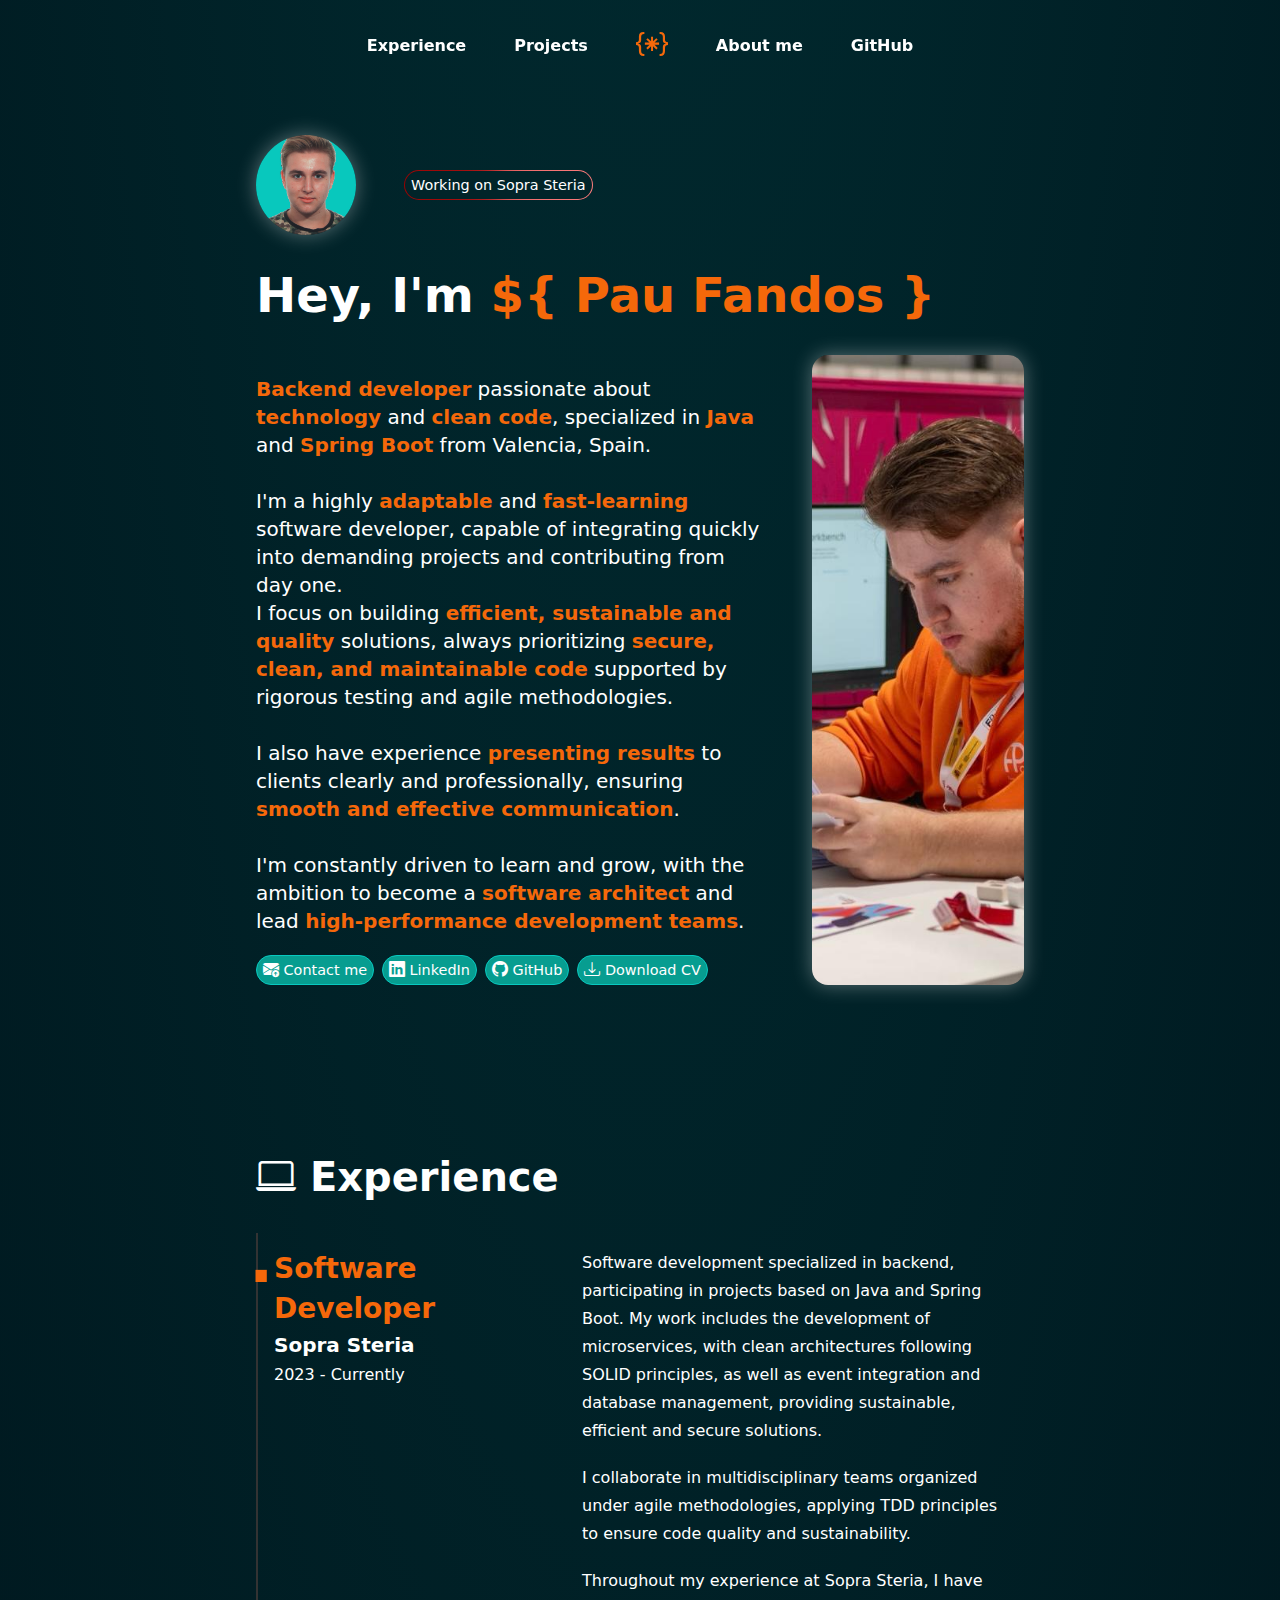
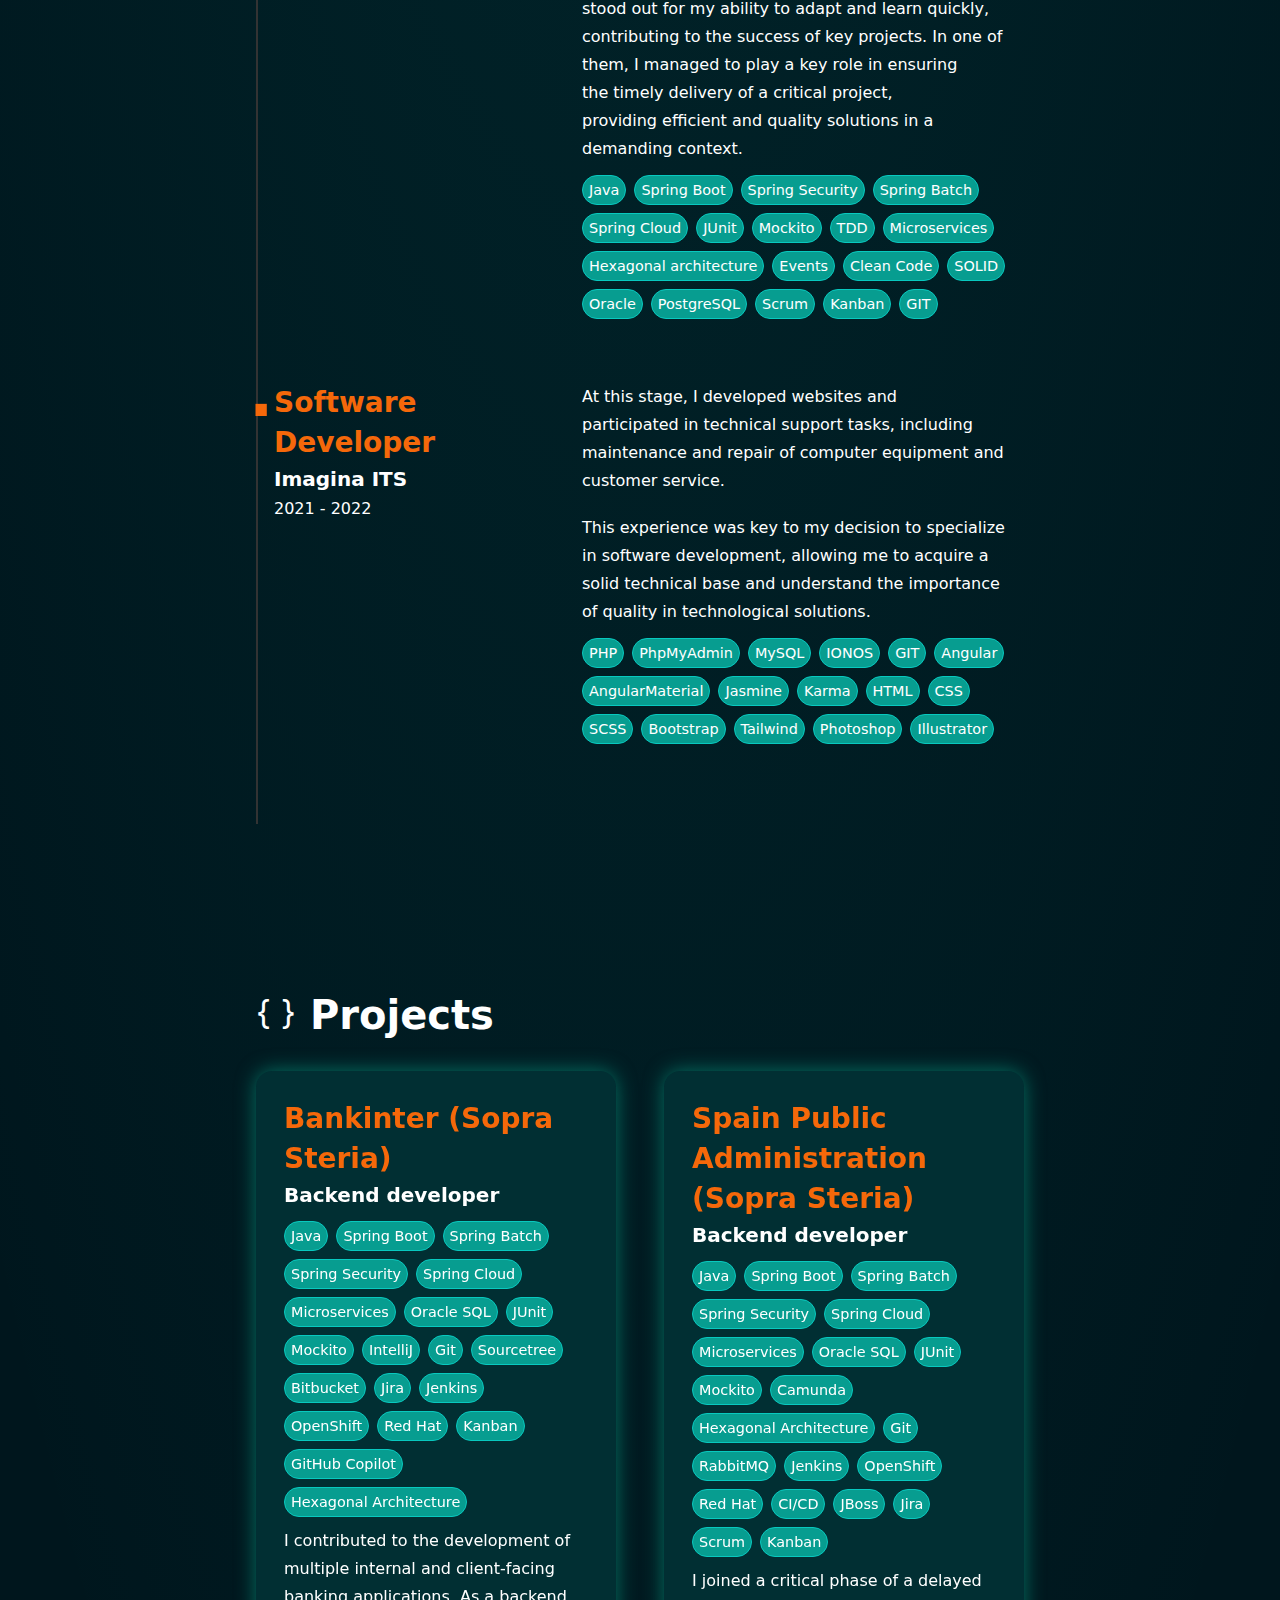
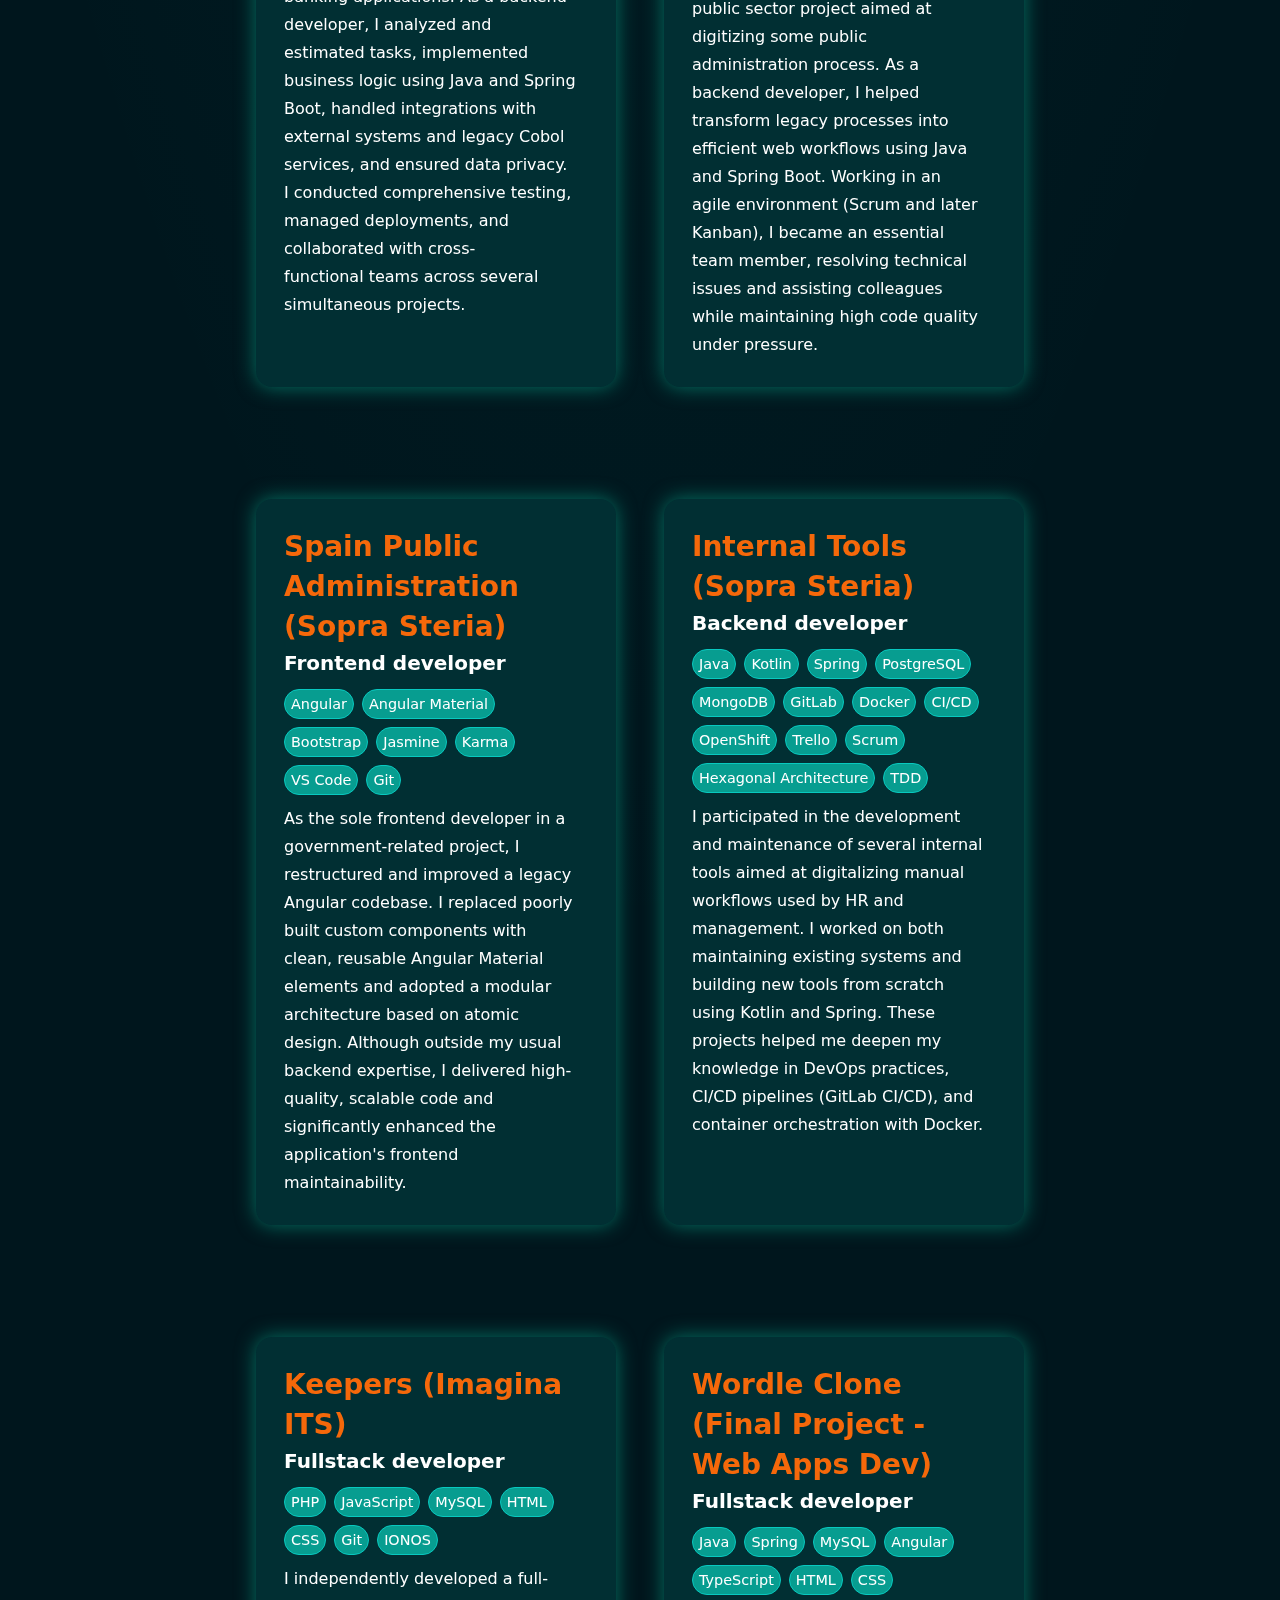
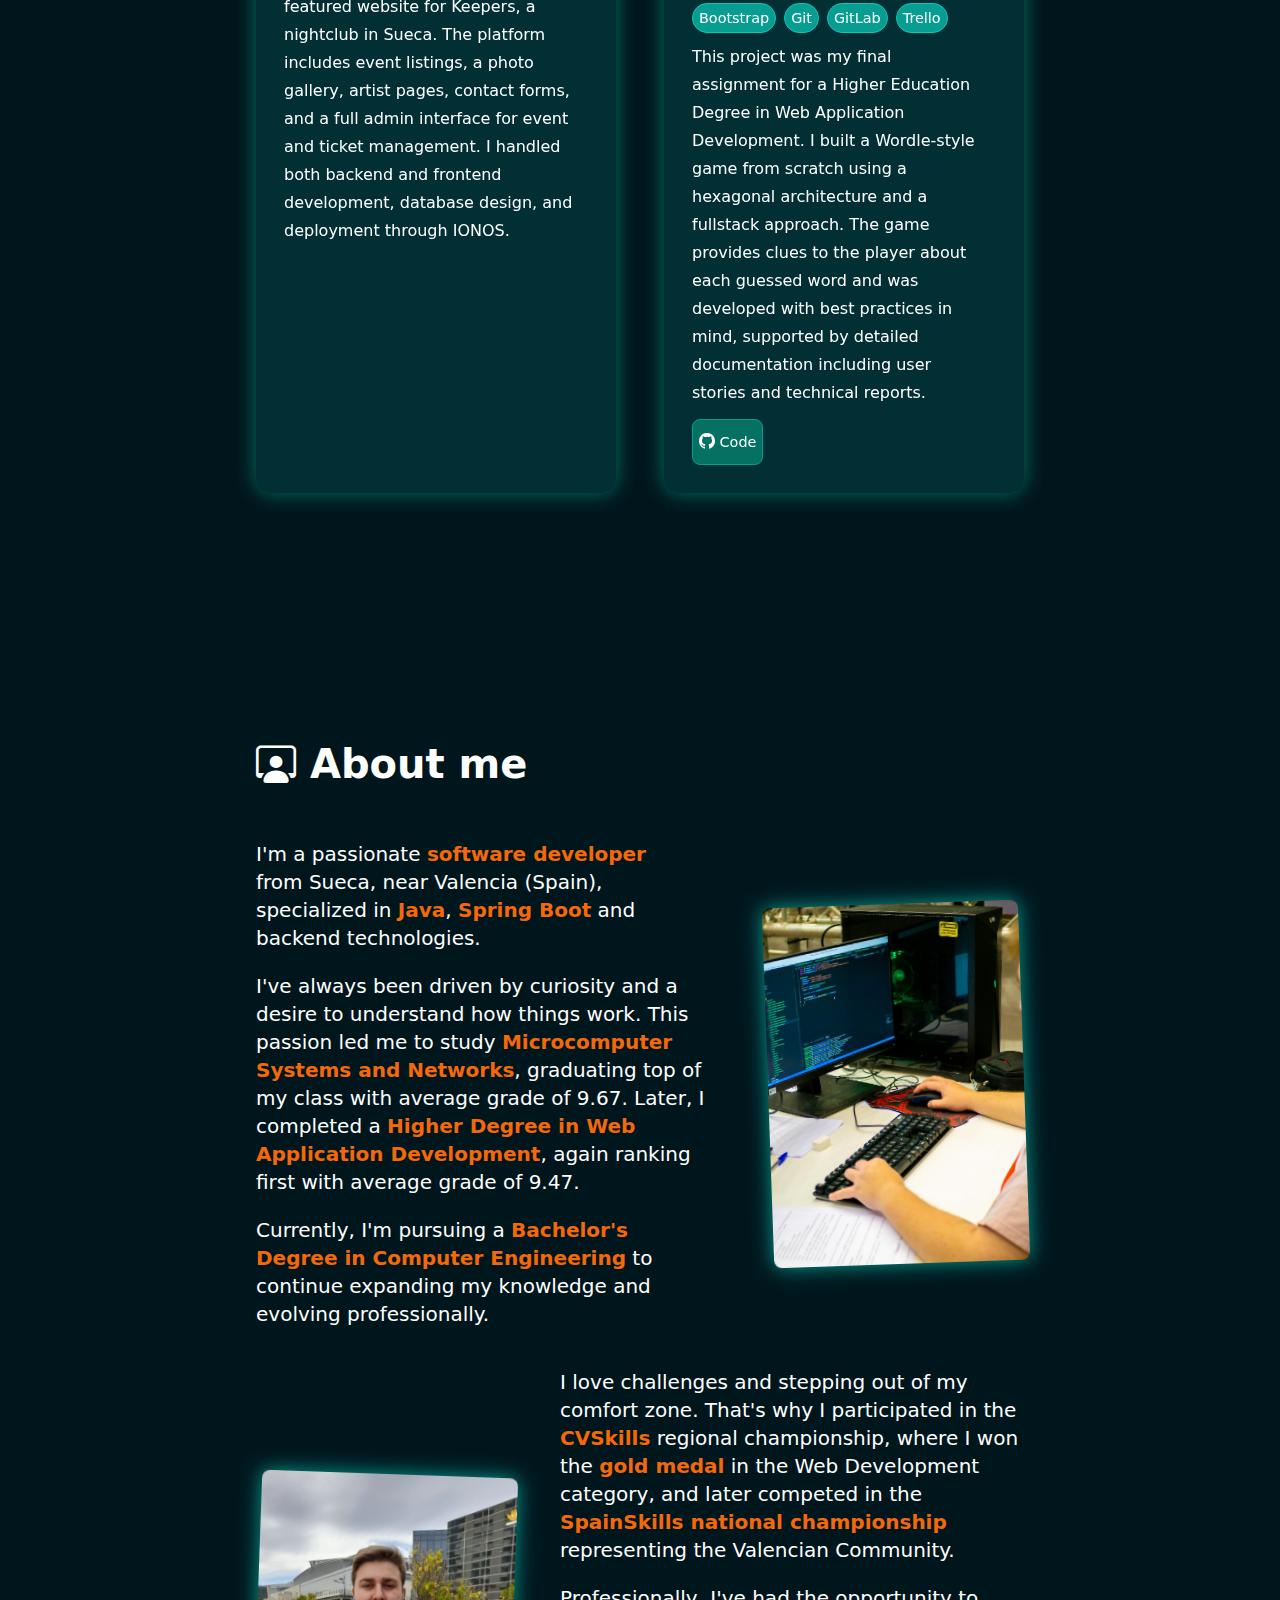
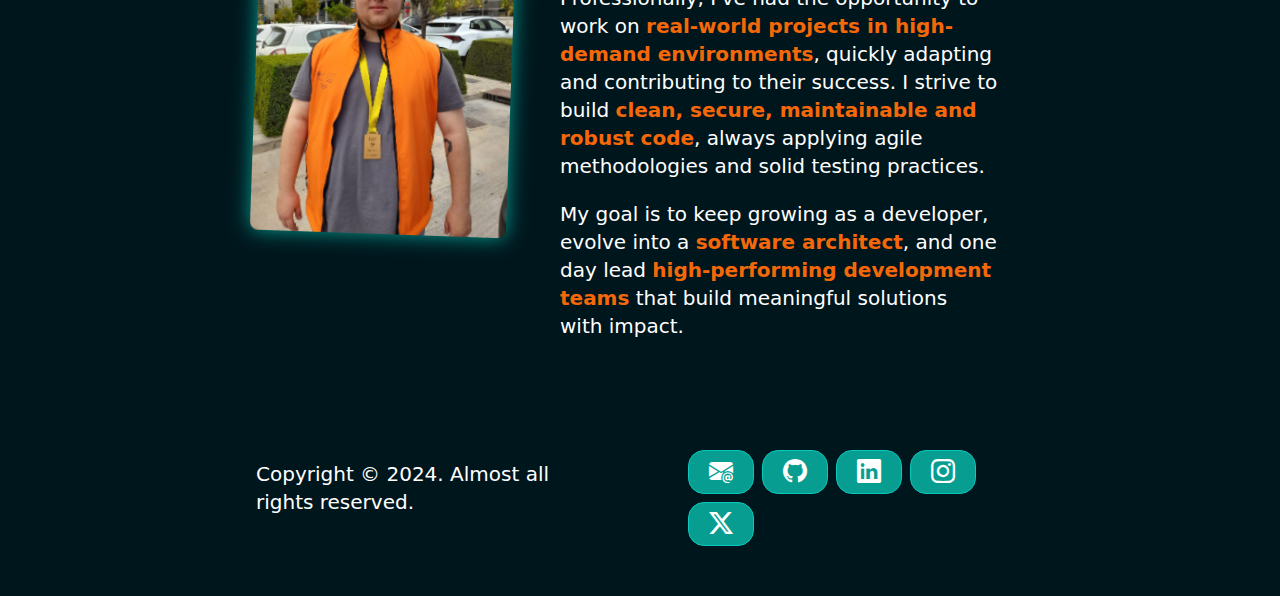
<file: index.html>
<!DOCTYPE html>
<html lang="en">

<head>
  <meta charset="UTF-8" />
  <meta name="viewport" content="width=device-width, initial-scale=1.0" />
  <title>Pau Fandos Portfolio</title>

  <meta name="description"
    content="Pau Fandos portfolio, +2 years of experience as a Software Developer. Passionate about technology and programming" />

  <meta property="og:image" content="./assets/images/profile_photo.jpg" />
  <meta name="og:image:alt" content="Pau Fandos Portfolio Photo Image" />

  <link rel="canonical" href="https://fandos.dev" />
  <link rel="canonical" href="https://fandos.dev/es" hreflang="es-ES" />

  <meta name="robots" content="index, follow" />
  <meta name="theme-color" content="#08c9bf" />

  <link rel="shortcut icon" href="./assets/images/profile_photo.jpg" type="image/jpg" />
  <link rel="stylesheet" href="assets/styles/scss/main.css">
  <link rel="stylesheet" href="https://cdn.jsdelivr.net/npm/bootstrap-icons@1.11.3/font/bootstrap-icons.min.css">
</head>

<body class="">
  <header class="l-fixed-header l-flex l-flex--centered">
    <nav class="l-flex l-flex--centered l-flex--gap-2 l-flex--gap-md-4 l-flex--gap-lg-6 c-navbar">
      <a class="c-navbar__item" href="#experience">Experience</a>
      <a class="c-navbar__item" href="#projects">Projects</a>
      <a class="c-navbar__item" href="#presentation"><i class="c-navbar__item--logo bi bi-braces-asterisk"></i></a>
      <a class="c-navbar__item" href="#about-me">About me</a>
      <a class="c-navbar__item" href="https://github.com/paufandos" target="_blank" rel="noreferrer">GitHub</a>
    </nav>
  </header>
  <main class="l-main-centered-content">
    <section id="presentation" class="c-section">
      <aside class="l-flex l-flex--vertical-centered l-flex--gap-2 l-flex--gap-md-4 l-flex--gap-lg-6">
        <img class="c-profile-img" src="./assets/images/profile_photo.jpg" alt="Pau Fandos Portfolio Photo Image" />
        <a href="https://www.soprasteria.es/" class="c-badge--hover-animation" target="_blank" rel="noopener">
          <div class="l-flex l-flex-vertical-centered">
            <span class="c-border-animation__container">
              <span class="c-border-animation__effect"></span>
              <div class="c-badge c-badge--bg-dark">Working on Sopra Steria</div>
            </span>
          </div>
        </a>
      </aside>

      <h1>Hey, I'm <span class="c-remarkable">${ Pau Fandos }</span></h1>
      <div class="l-flex l-flex--gap-4 l-flex--gap-md-4 l-flex--gap-lg-6 l-flex--wrap l-flex--nowrap-md">
        <div class="l-flex l-flex--direction-column l-flex--space-between">
          <p>
            <span class="c-remarkable c-remarkable--secondary">Backend developer</span> passionate about <span
              class="c-remarkable c-remarkable--secondary">technology</span> and <span
              class="c-remarkable c-remarkable--secondary">clean code</span>, specialized in
            <span class="c-remarkable c-remarkable--secondary">Java</span> and <span
              class="c-remarkable c-remarkable--secondary">Spring Boot</span> from Valencia, Spain.
            <br>
            <br>

            I'm a highly <span class="c-remarkable c-remarkable--secondary">adaptable</span> and <span
              class="c-remarkable c-remarkable--secondary">fast-learning</span> software developer, capable of
            integrating quickly into demanding projects and contributing from day one.
            <br>
            I focus on building <span class="c-remarkable c-remarkable--secondary">efficient, sustainable and
              quality</span> solutions, always prioritizing <span class="c-remarkable c-remarkable--secondary">secure,
              clean, and maintainable code</span> supported by rigorous testing and agile methodologies.
            <br>
            <br>

            I also have experience <span class="c-remarkable c-remarkable--secondary">presenting results</span> to
            clients clearly and professionally, ensuring <span class="c-remarkable c-remarkable--secondary">smooth and
              effective communication</span>.
            <br>
            <br>

            I'm constantly driven to learn and grow, with the ambition to become a <span
              class="c-remarkable c-remarkable--secondary">software architect</span> and lead <span
              class="c-remarkable c-remarkable--secondary">high-performance development teams</span>.
          </p>

          <aside class="l-flex l-flex--vertical-centered l-flex--gap-2 l-flex--gap-md-2">
            <a href="mailto:fandosgorrispau@gmail.com" class="c-badge">
              <i class="bi bi-envelope-arrow-up-fill"></i> Contact me
            </a>
            <a href="https://es.linkedin.com/in/paufandos" target="_blank" rel="noopener" class="c-badge">
              <i class="bi bi-linkedin"></i> LinkedIn
            </a>
            <a href="https://github.com/paufandos" target="_blank" rel="noopener" class="c-badge">
              <i class="bi bi-github"></i> GitHub
            </a>
            <a class="c-badge" href="assets/docs/PauFandosCV.pdf" download="PauFandosCV.pdf">
              <i class="bi bi-download"></i> Download CV
            </a>
          </aside>
        </div>

        <img class="c-presentation-wrapper-img" src="assets/images/spainskills.jpeg"
          alt="Image of me competing in the CVSkills2023 championship.">
      </div>

    </section>

    <section id="experience" class="c-section">
      <h2><i class="bi bi-laptop"></i> Experience</h2>
      <ol class="c-timeline">
        <li class="c-timeline__line">
          <div class="l-timeline">
            <div>
              <div class="c-timeline__point">·</div>
              <h3>Software Developer</h3>
              <h4>Sopra Steria</h4>
              <p>2023 - Currently</p>
            </div>
            <div>
              <p>Software development specialized in backend, participating in projects based on Java and Spring Boot.
                My work includes the development of microservices, with clean architectures following SOLID principles,
                as well as event integration and database management, providing sustainable, efficient and secure
                solutions.</p>
              <br>
              <p>I collaborate in multidisciplinary teams organized under agile methodologies, applying TDD principles
                to
                ensure code quality and sustainability.</p>
              <br>
              <p>Throughout my experience at Sopra Steria, I have stood out for my ability to adapt and learn quickly,
                contributing to the success of key projects. In one of them, I managed to play a key role in ensuring
                the timely delivery of a critical project, providing efficient and quality solutions in a demanding
                context.</p>
              <aside
                class="l-flex l-flex--vertical-centered l-flex--wrap l-flex--gap-2 l-flex--gap-md-2 g--padding-top-5">
                <a href="https://www.java.com/es/" class="c-badge">Java</a>
                <a href="https://spring.io/projects/spring-boot" target="_blank" rel="noopener" class="c-badge">Spring
                  Boot</a>
                <a href="https://spring.io/projects/spring-security" target="_blank" rel="noopener"
                  class="c-badge">Spring Security</a>
                <a href="https://spring.io/projects/spring-batch" target="_blank" rel="noopener" class="c-badge">Spring
                  Batch</a>
                <a href="https://spring.io/projects/spring-cloud" target="_blank" rel="noopener" class="c-badge">Spring
                  Cloud</a>
                <a href="https://junit.org/junit5/" target="_blank" rel="noopener" class="c-badge">JUnit</a>
                <a href="https://site.mockito.org/" target="_blank" rel="noopener" class="c-badge">Mockito</a>
                <a href="https://en.wikipedia.org/wiki/Test-driven_development" target="_blank" rel="noopener"
                  class="c-badge">TDD</a>
                <a href="https://microservices.io/" target="_blank" rel="noopener" class="c-badge">Microservices</a>
                <a href="https://alistair.cockburn.us/hexagonal-architecture/" target="_blank" rel="noopener"
                  class="c-badge">Hexagonal architecture</a>
                <a href="https://www.baeldung.com/spring-events" target="_blank" rel="noopener"
                  class="c-badge">Events</a>
                <a href="https://g.co/kgs/mRZfmG9" target="_blank" rel="noopener" class="c-badge">Clean Code</a>
                <a href="https://en.wikipedia.org/wiki/SOLID" target="_blank" rel="noopener" class="c-badge">SOLID</a>
                <a href="https://www.oracle.com/es/database/" target="_blank" rel="noopener" class="c-badge">Oracle</a>
                <a href="https://www.postgresql.org/" target="_blank" rel="noopener" class="c-badge">PostgreSQL</a>
                <a href="https://www.scrum.org/" target="_blank" rel="noopener" class="c-badge">Scrum</a>
                <a href="https://kanbanize.com/kanban-resources/getting-started/what-is-kanban" target="_blank"
                  rel="noopener" class="c-badge">Kanban</a>
                <a href="https://git-scm.com/" target="_blank" rel="noopener" class="c-badge">GIT</a>
              </aside>
            </div>
          </div>
        </li>
        <li class="c-timeline__line">
          <div class="l-timeline">
            <div>
              <div class="c-timeline__point">·</div>
              <h3>Software Developer</h3>
              <h4>Imagina ITS</h4>
              <p>2021 - 2022</p>
            </div>
            <div>
              <p>At this stage, I developed websites and participated in technical support tasks, including maintenance
                and repair of computer equipment and customer service.</p>
              <br>
              <p>This experience was key to my decision to specialize in software development, allowing me to acquire a
                solid technical base and understand the importance of quality in technological solutions.</p>
              <aside
                class="l-flex l-flex--vertical-centered l-flex--wrap l-flex--gap-2 l-flex--gap-md-2 g--padding-top-5">
                <a href="https://www.php.net/" target="_blank" rel="noopener" class="c-badge">PHP</a>
                <a href="https://www.phpmyadmin.net/" target="_blank" rel="noopener" class="c-badge">PhpMyAdmin</a>
                <a href="https://www.mysql.com/" target="_blank" rel="noopener" class="c-badge">MySQL</a>
                <a href="https://www.ionos.es/" target="_blank" rel="noopener" class="c-badge">IONOS</a>
                <a href="https://git-scm.com/" target="_blank" rel="noopener" class="c-badge">GIT</a>
                <a href="https://angular.io/" target="_blank" rel="noopener" class="c-badge">Angular</a>
                <a href="https://material.angular.io/" target="_blank" rel="noopener"
                  class="c-badge">AngularMaterial</a>
                <a href="https://jasmine.github.io/" target="_blank" rel="noopener" class="c-badge">Jasmine</a>
                <a href="https://karma-runner.github.io/latest/index.html" target="_blank" rel="noopener"
                  class="c-badge">Karma</a>
                <a href="https://developer.mozilla.org/en-US/docs/Web/HTML" target="_blank" rel="noopener"
                  class="c-badge">HTML</a>
                <a href="https://developer.mozilla.org/en-US/docs/Web/CSS" target="_blank" rel="noopener"
                  class="c-badge">CSS</a>
                <a href="https://sass-lang.com/documentation/syntax#scss" target="_blank" rel="noopener"
                  class="c-badge">SCSS</a>
                <a href="https://getbootstrap.com/" target="_blank" rel="noopener" class="c-badge">Bootstrap</a>
                <a href="https://tailwindcss.com/" target="_blank" rel="noopener" class="c-badge">Tailwind</a>
                <a href="https://www.adobe.com/products/photoshop.html" target="_blank" rel="noopener"
                  class="c-badge">Photoshop</a>
                <a href="https://www.adobe.com/products/illustrator.html" target="_blank" rel="noopener"
                  class="c-badge">Illustrator</a>
              </aside>
            </div>
          </div>
        </li>
      </ol>
    </section>

    <section id="projects" class="c-section">
      <h2><i class="bi bi-braces"></i> Projects</h2>
      <ul class="c-card">
        <li class="c-card__item">
          <div class="c-card__content-text l-flex l-flex--direction-column l-flex--space-between">
            <div>
              <h3>Bankinter (Sopra Steria)</h3>
              <h4>Backend developer</h4>
              <aside class="l-flex l-flex--vertical-centered l-flex--wrap l-flex--gap-2 g--padding-block-4">
                <a href="https://www.java.com/" class="c-badge" target="_blank">Java</a>
                <a href="https://spring.io/projects/spring-boot" class="c-badge" target="_blank">Spring Boot</a>
                <a href="https://spring.io/projects/spring-batch" class="c-badge" target="_blank">Spring Batch</a>
                <a href="https://spring.io/projects/spring-security" class="c-badge" target="_blank">Spring Security</a>
                <a href="https://spring.io/projects/spring-cloud" class="c-badge" target="_blank">Spring Cloud</a>
                <a href="https://microservices.io/" class="c-badge" target="_blank">Microservices</a>
                <a href="https://www.oracle.com/database/" class="c-badge" target="_blank">Oracle SQL</a>
                <a href="https://junit.org/" class="c-badge" target="_blank">JUnit</a>
                <a href="https://site.mockito.org/" class="c-badge" target="_blank">Mockito</a>
                <a href="https://www.jetbrains.com/idea/" class="c-badge" target="_blank">IntelliJ</a>
                <a href="https://git-scm.com/" class="c-badge" target="_blank">Git</a>
                <a href="https://www.sourcetreeapp.com/" class="c-badge" target="_blank">Sourcetree</a>
                <a href="https://bitbucket.org/" class="c-badge" target="_blank">Bitbucket</a>
                <a href="https://www.atlassian.com/software/jira" class="c-badge" target="_blank">Jira</a>
                <a href="https://www.jenkins.io/" class="c-badge" target="_blank">Jenkins</a>
                <a href="https://www.openshift.com/" class="c-badge" target="_blank">OpenShift</a>
                <a href="https://www.redhat.com/" class="c-badge" target="_blank">Red Hat</a>
                <a href="https://kanbanize.com/kanban-resources/getting-started/what-is-kanban" class="c-badge"
                  target="_blank">Kanban</a>
                <a href="https://github.com/features/copilot" class="c-badge" target="_blank">GitHub Copilot</a>
                <a href="https://en.wikipedia.org/wiki/Hexagonal_architecture_(software)" class="c-badge"
                  target="_blank">Hexagonal Architecture</a>
              </aside>
              <p>I contributed to the development of multiple internal and client-facing banking applications. As a
                backend developer, I analyzed and estimated tasks, implemented business logic using Java and Spring
                Boot, handled integrations with external systems and legacy Cobol services, and ensured data privacy. I
                conducted comprehensive testing, managed deployments, and collaborated with cross-functional teams
                across several simultaneous projects.</p>
            </div>
          </div>
        </li>

        <li class="c-card__item">
          <div class="c-card__content-text l-flex l-flex--direction-column l-flex--space-between">
            <div>
              <h3>Spain Public Administration (Sopra Steria)</h3>
              <h4>Backend developer</h4>
              <aside class="l-flex l-flex--vertical-centered l-flex--wrap l-flex--gap-2 g--padding-block-4">
                <a href="https://www.java.com/" class="c-badge" target="_blank">Java</a>
                <a href="https://spring.io/projects/spring-boot" class="c-badge" target="_blank">Spring Boot</a>
                <a href="https://spring.io/projects/spring-batch" class="c-badge" target="_blank">Spring Batch</a>
                <a href="https://spring.io/projects/spring-security" class="c-badge" target="_blank">Spring Security</a>
                <a href="https://spring.io/projects/spring-cloud" class="c-badge" target="_blank">Spring Cloud</a>
                <a href="https://microservices.io/" class="c-badge" target="_blank">Microservices</a>
                <a href="https://www.oracle.com/database/" class="c-badge" target="_blank">Oracle SQL</a>
                <a href="https://junit.org/" class="c-badge" target="_blank">JUnit</a>
                <a href="https://site.mockito.org/" class="c-badge" target="_blank">Mockito</a>
                <a href="https://camunda.com/" class="c-badge" target="_blank">Camunda</a>
                <a href="https://en.wikipedia.org/wiki/Hexagonal_architecture_(software)" class="c-badge"
                  target="_blank">Hexagonal Architecture</a>
                <a href="https://git-scm.com/" class="c-badge" target="_blank">Git</a>
                <a href="https://www.rabbitmq.com/" class="c-badge" target="_blank">RabbitMQ</a>
                <a href="https://www.jenkins.io/" class="c-badge" target="_blank">Jenkins</a>
                <a href="https://www.openshift.com/" class="c-badge" target="_blank">OpenShift</a>
                <a href="https://www.redhat.com/" class="c-badge" target="_blank">Red Hat</a>
                <a href="https://about.gitlab.com/topics/ci-cd/" class="c-badge" target="_blank">CI/CD</a>
                <a href="https://www.jboss.org/" class="c-badge" target="_blank">JBoss</a>
                <a href="https://www.atlassian.com/software/jira" class="c-badge" target="_blank">Jira</a>
                <a href="https://www.scrum.org/" class="c-badge" target="_blank">Scrum</a>
                <a href="https://kanbanize.com/kanban-resources/getting-started/what-is-kanban" class="c-badge"
                  target="_blank">Kanban</a>
              </aside>
              <p>I joined a critical phase of a delayed public sector project aimed at digitizing some public
                administration process.
                As a backend developer, I helped transform legacy processes into efficient web workflows
                using Java and Spring Boot. Working in an agile environment (Scrum and later Kanban), I became an
                essential team member, resolving technical issues and assisting colleagues while maintaining high code
                quality under pressure.</p>

            </div>
          </div>
        </li>

        <li class="c-card__item">
          <div class="c-card__content-text l-flex l-flex--direction-column l-flex--space-between">
            <div>
              <h3>Spain Public Administration (Sopra Steria)</h3>
              <h4>Frontend developer</h4>
              <aside class="l-flex l-flex--vertical-centered l-flex--wrap l-flex--gap-2 g--padding-block-4">
                <a href="https://angular.io/" class="c-badge" target="_blank">Angular</a>
                <a href="https://material.angular.io/" class="c-badge" target="_blank">Angular Material</a>
                <a href="https://getbootstrap.com/" class="c-badge" target="_blank">Bootstrap</a>
                <a href="https://jasmine.github.io/" class="c-badge" target="_blank">Jasmine</a>
                <a href="https://karma-runner.github.io/" class="c-badge" target="_blank">Karma</a>
                <a href="https://code.visualstudio.com/" class="c-badge" target="_blank">VS Code</a>
                <a href="https://git-scm.com/" class="c-badge" target="_blank">Git</a>
              </aside>
              <p>As the sole frontend developer in a government-related project, I restructured and improved a legacy
                Angular codebase. I replaced poorly built custom components with clean, reusable Angular Material
                elements and adopted a modular architecture based on atomic design. Although outside my usual backend
                expertise, I delivered high-quality, scalable code and significantly enhanced the application's frontend
                maintainability.</p>
            </div>
          </div>
        </li>

        <li class="c-card__item">
          <div class="c-card__content-text l-flex l-flex--direction-column l-flex--space-between">
            <div>
              <h3>Internal Tools (Sopra Steria)</h3>
              <h4>Backend developer</h4>
              <aside class="l-flex l-flex--vertical-centered l-flex--wrap l-flex--gap-2 g--padding-block-4">
                <a href="https://www.java.com/" class="c-badge" target="_blank">Java</a>
                <a href="https://kotlinlang.org/" class="c-badge" target="_blank">Kotlin</a>
                <a href="https://spring.io/" class="c-badge" target="_blank">Spring</a>
                <a href="https://www.postgresql.org/" class="c-badge" target="_blank">PostgreSQL</a>
                <a href="https://www.mongodb.com/" class="c-badge" target="_blank">MongoDB</a>
                <a href="https://about.gitlab.com/" class="c-badge" target="_blank">GitLab</a>
                <a href="https://www.docker.com/" class="c-badge" target="_blank">Docker</a>
                <a href="https://about.gitlab.com/topics/ci-cd/" class="c-badge" target="_blank">CI/CD</a>
                <a href="https://www.openshift.com/" class="c-badge" target="_blank">OpenShift</a>
                <a href="https://trello.com/" class="c-badge" target="_blank">Trello</a>
                <a href="https://www.scrum.org/" class="c-badge" target="_blank">Scrum</a>
                <a href="https://en.wikipedia.org/wiki/Hexagonal_architecture_(software)" class="c-badge"
                  target="_blank">Hexagonal Architecture</a>
                <a href="https://www.agilealliance.org/glossary/tdd/" class="c-badge" target="_blank">TDD</a>
              </aside>
              <p>I participated in the development and maintenance of several internal tools aimed at digitalizing
                manual workflows used by HR and management. I worked on both maintaining existing systems and building
                new tools from scratch using Kotlin and Spring. These projects helped me deepen my knowledge in DevOps
                practices, CI/CD pipelines (GitLab CI/CD), and container orchestration with Docker.</p>
            </div>
          </div>
        </li>

        <li class="c-card__item">
          <div class="c-card__content-text l-flex l-flex--direction-column l-flex--space-between">
            <div>
              <h3>Keepers (Imagina ITS)</h3>
              <h4>Fullstack developer</h4>
              <aside class="l-flex l-flex--vertical-centered l-flex--wrap l-flex--gap-2 g--padding-block-4">
                <a href="https://www.php.net/" class="c-badge" target="_blank">PHP</a>
                <a href="https://developer.mozilla.org/en-US/docs/Web/JavaScript" class="c-badge"
                  target="_blank">JavaScript</a>
                <a href="https://www.mysql.com/" class="c-badge" target="_blank">MySQL</a>
                <a href="https://developer.mozilla.org/en-US/docs/Web/HTML" class="c-badge" target="_blank">HTML</a>
                <a href="https://developer.mozilla.org/en-US/docs/Web/CSS" class="c-badge" target="_blank">CSS</a>
                <a href="https://git-scm.com/" class="c-badge" target="_blank">Git</a>
                <a href="https://www.ionos.es/" class="c-badge" target="_blank">IONOS</a>
              </aside>
              <p>I independently developed a full-featured website for Keepers, a nightclub in Sueca. The platform
                includes event listings, a photo gallery, artist pages, contact forms, and a full admin interface for
                event and ticket management. I handled both backend and frontend development, database design, and
                deployment through IONOS.</p>
            </div>
          </div>
        </li>

        <li class="c-card__item">
          <div class="c-card__content-text l-flex l-flex--direction-column l-flex--space-between">
            <div>
              <h3>Wordle Clone (Final Project - Web Apps Dev)</h3>
              <h4>Fullstack developer</h4>
              <aside class="l-flex l-flex--vertical-centered l-flex--wrap l-flex--gap-2 g--padding-block-4">
                <a href="https://www.java.com/" class="c-badge" target="_blank">Java</a>
                <a href="https://spring.io/" class="c-badge" target="_blank">Spring</a>
                <a href="https://www.mysql.com/" class="c-badge" target="_blank">MySQL</a>
                <a href="https://angular.io/" class="c-badge" target="_blank">Angular</a>
                <a href="https://www.typescriptlang.org/" class="c-badge" target="_blank">TypeScript</a>
                <a href="https://developer.mozilla.org/en-US/docs/Web/HTML" class="c-badge" target="_blank">HTML</a>
                <a href="https://developer.mozilla.org/en-US/docs/Web/CSS" class="c-badge" target="_blank">CSS</a>
                <a href="https://getbootstrap.com/" class="c-badge" target="_blank">Bootstrap</a>
                <a href="https://git-scm.com/" class="c-badge" target="_blank">Git</a>
                <a href="https://about.gitlab.com/" class="c-badge" target="_blank">GitLab</a>
                <a href="https://trello.com/" class="c-badge" target="_blank">Trello</a>
              </aside>
              <p>This project was my final assignment for a Higher Education Degree in Web Application Development. I
                built a Wordle-style game from scratch using a hexagonal architecture and a fullstack approach. The game
                provides clues to the player about each guessed word and was developed with best practices in mind,
                supported by detailed documentation including user stories and technical reports.</p>
              <a href="https://github.com/paufandos/AdivinaLaPalabra" target="_blank" class="c-badge c-badge--btn"><i
                  class="bi bi-github"></i> Code</a>
            </div>
          </div>
        </li>
      </ul>
    </section>

    <section id="about-me" class="c-section">
      <h2><i class="bi bi-person-workspace"></i> About me</h2>
      <div>
        <article
          class="l-flex l-flex--space-between l-flex--vertical-centered l-flex--gap-2 l-flex--gap-md-6 l-flex--wrap l-flex--nowrap-md">
          <div>
            <p>I'm a passionate <span class="c-remarkable">software developer</span> from Sueca, near Valencia
              (Spain), specialized in <span class="c-remarkable">Java</span>, <span class="c-remarkable">Spring
                Boot</span> and backend technologies.</p>
            <p>I've always been driven by curiosity and a desire to understand how things work. This passion led me to
              study <span class="c-remarkable">Microcomputer Systems and Networks</span>, graduating top of my class
              with average grade of 9.67. Later, I completed a <span class="c-remarkable">Higher Degree in Web
                Application
                Development</span>, again ranking first with average grade of 9.47.</p>
            <p>Currently, I'm pursuing a <span class="c-remarkable">Bachelor's Degree in Computer Engineering</span> to
              continue expanding my knowledge and evolving professionally.</p>
          </div>
          <img class="c-about-me-img c-about-me-img--right" src="assets/images/presentation_wrapper.jpg"
            alt="Pau Fandos visiting Nokia Headquarters">
        </article>

        <article
          class="l-flex l-flex--space-between l-flex--vertical-centered l-flex--gap-2 l-flex--gap-md-6 l-flex--wrap l-flex--nowrap-md">
          <img class="c-about-me-img c-about-me-img--left" src="assets/images/skills.JPG"
            alt="Pau Fandos with gold medal at CVSkills championship.">
          <div>
            <p>I love challenges and stepping out of my comfort zone. That's why I participated in the <span
                class="c-remarkable">CVSkills</span> regional championship, where I won the <span
                class="c-remarkable">gold medal</span> in the Web Development category, and later competed in the <span
                class="c-remarkable">SpainSkills national championship</span> representing the Valencian Community.</p>
            <p>Professionally, I've had the opportunity to work on <span class="c-remarkable">real-world projects in
                high-demand environments</span>, quickly adapting and contributing to their success. I strive to build
              <span class="c-remarkable">clean, secure, maintainable and robust code</span>, always applying agile
              methodologies and solid testing practices.
            </p>
            <p>My goal is to keep growing as a developer, evolve into a <span class="c-remarkable">software
                architect</span>, and one day lead <span class="c-remarkable">high-performing development teams</span>
              that build meaningful solutions with impact.</p>
          </div>
        </article>
      </div>
    </section>
  </main>

  <footer class="l-main-centered-content c-footer">
    <section class="l-flex l-flex--centered-sm l-flex--space-between-md l-flex--nowrap-md l-flex--wrap l-flex--gap-2">
      <p>Copyright &copy; 2024. Almost all rights reserved.</p>
      <aside class="l-flex l-flex--vertical-centered l-flex--wrap l-flex--gap-2 l-flex--gap-md-2 g--padding-block-4">
        <a href="mailto:fandosgorrispau@gmail.com" target="_blank" rel="noopener" class="c-badge c-badge--big"><i
            class="bi bi-envelope-at-fill"></i></a>
        <a href="https://github.com/paufandos" target="_blank" rel="noopener" class="c-badge c-badge--big"><i
            class="bi bi-github"></i></a>
        <a href="https://es.linkedin.com/in/paufandos" target="_blank" rel="noopener" class="c-badge c-badge--big"><i
            class="bi bi-linkedin"></i></a>
        <a href="https://www.instagram.com/paufandos/" target="_blank" rel="noopener" class="c-badge c-badge--big"><i
            class="bi bi-instagram"></i></a>
        <a href="https://twitter.com/paufandos" target="_blank" rel="noopener" class="c-badge c-badge--big"><i
            class="bi bi-twitter-x"></i></a>
      </aside>
    </section>
  </footer>
</body>

</html>
</file>
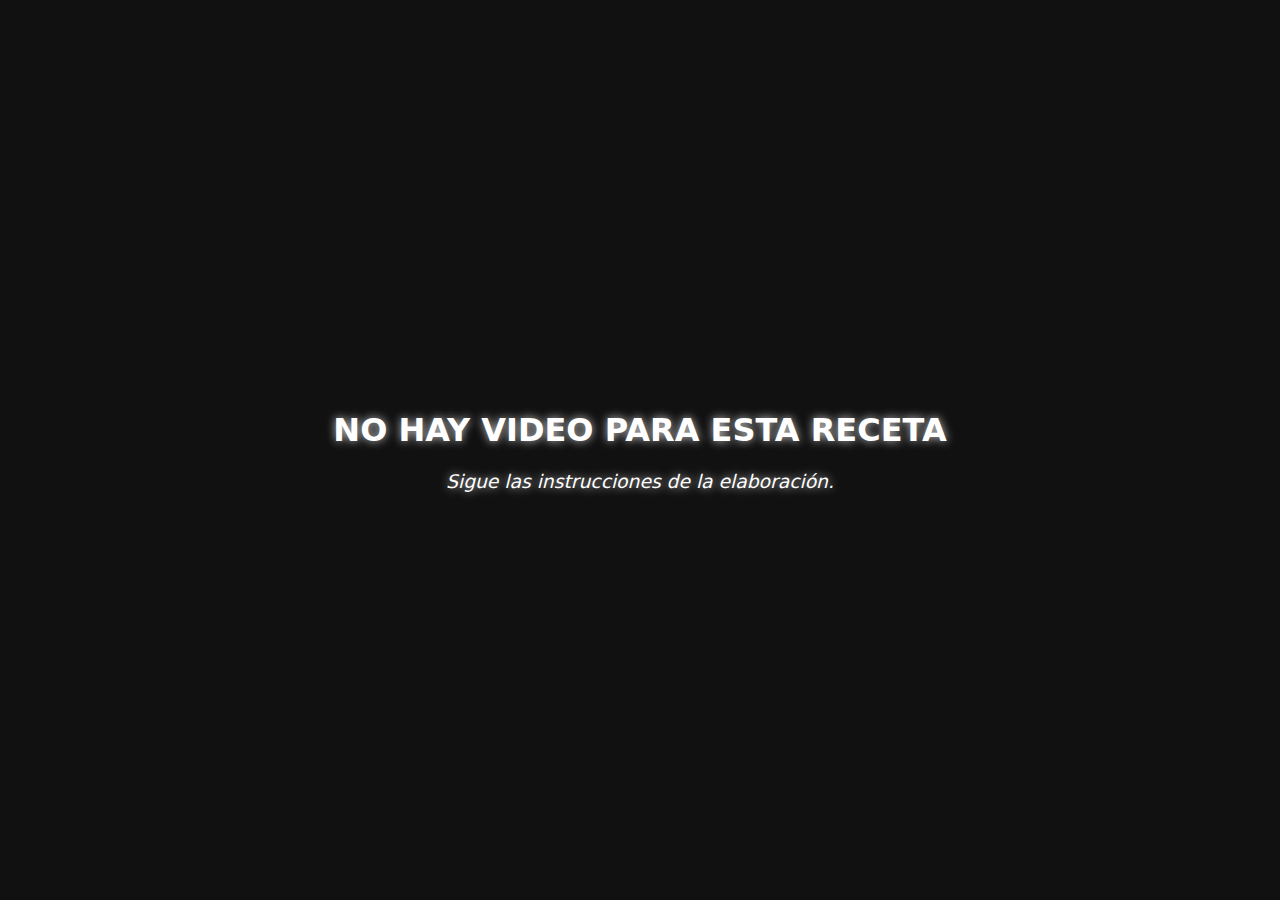
<file: receip_not_found.html>
<!DOCTYPE html>
<html lang="en">
    <head>
        <meta charset="UTF-8" />
        <meta name="viewport" content="width=device-width, initial-scale=1.0" />
        <title>Rceta no encontrada</title>
    </head>
    <style>
        * {
            font-family: system-ui, -apple-system, BlinkMacSystemFont,
                "Segoe UI", Roboto, Oxygen, Ubuntu, Cantarell, "Open Sans",
                "Helvetica Neue", sans-serif;
            box-sizing: border-box;
        }

        html,
        body {
            min-height: 100dvh;
            min-width: 100dvw;
            padding: 0;
            margin: 0;
        }

        body {
            display: flex;
            justify-content: center;
            align-items: center;
            background-color: #111;
            color: white;
            text-shadow: 0px 0px 10px rgb(202, 202, 202);
            text-align: center;
        }

        h3 {
            font-style: italic;
            font-weight: 500;
        }
    </style>
    <body>
        <main>
            <h1>NO HAY VIDEO PARA ESTA RECETA</h1>
            <h3>Sigue las instrucciones de la elaboración.</h3>
        </main>
    </body>
</html>
</file>
<file: assets/styles/scss/main.css>
:root {
  --default-font-family: system-ui, -apple-system, BlinkMacSystemFont, "Segoe UI", Roboto,
    Oxygen, Ubuntu, Cantarell, "Open Sans", "Helvetica Neue", sans-serif;
  --default-line-height: 1.75rem;
  --default-font-size: 12px;
  --h1-font-size: 3rem;
  --h1-font-size-sm: 2.6rem;
  --h2-font-size: 2.5rem;
  --h3-font-size: 2.25rem;
  --h4-font-size: 2rem;
  --h5-font-size: 1.75rem;
  --h6-font-size: 1.5rem;
  --heading-font-weight: bold;
  --paragraph-font-size: 1.25rem;
  --primary-color-100: #8deffc;
  --primary-color-200: #61edfa;
  --primary-color-300: #35f1f8;
  --primary-color-400: #0af5f5;
  --primary-color-500: #08c9bf;
  --primary-color-600: #079d90;
  --primary-color-700: #047163;
  --primary-color-800: #02453a;
  --primary-color-900: #011914;
  --primary-color-with-opcity-1: #08c9bf21;
  --primary-color-with-opcity-2: #08c9bf00;
  --bg-primary-color-without-opcity-1: #012429;
  --bg-primary-color-without-opcity-2: #00161d;
  --bg-primary-color-dark: #012f33;
  --secondary-color-100: #fcc68d;
  --secondary-color-200: #faab61;
  --secondary-color-300: #f88935;
  --secondary-color-400: #f5680a;
  --secondary-color-500: #c94c08;
  --secondary-color-600: #9d3607;
  --secondary-color-700: #712104;
  --secondary-color-800: #451202;
  --secondary-color-900: #190501;
  --grey-color-100: #e6e6e6;
  --grey-color-200: #cccccc;
  --grey-color-300: #b3b3b3;
  --grey-color-400: #999999;
  --grey-color-500: #808080;
  --grey-color-600: #666666;
  --grey-color-700: #4d4d4d;
  --grey-color-800: #333333;
  --grey-color-900: #1a1a1a;
  --white-color-100: #ffffff;
  --white-color-200: #fcfcfc;
  --white-color-300: #fafafa;
  --white-color-400: #f7f7f7;
  --white-color-500: #f5f5f5;
  --white-color-600: #f2f2f2;
  --white-color-700: #f0f0f0;
  --white-color-800: #ededed;
  --white-color-900: #ebebeb;
  --black-color: #000000;
  --red-dark-color: #742a2a;
  --red-normal-color: #e53e3e;
  --red-light-color: #feb2b2;
  --green-dark-color: #22543d;
  --green-normal-color: #38a169;
  --green-light-color: #9ae6b4;
  --blue-dark-color: #00244d;
  --blue-normal-color: #006deb;
  --blue-light-color: #8ac0ff;
  --yellow-dark-color: #ce9909;
  --yellow-normal-color: #f3d139;
  --yellow-light-color: #fbf6b1;
  --light-box-shadow-color: rgba(255, 255, 255, 0.35);
  --dark-box-shadow-color: rgba(0, 0, 0, 0.15);
  --padding-0: 0;
  --padding-1: 4px;
  --padding-2: 6px;
  --padding-3: 8px;
  --padding-4: 10px;
  --padding-5: 12px;
  --padding-6: 16px;
  --padding-7: 20px;
  --padding-8: 24px;
  --padding-9: 32px;
  --padding-10: 40px;
  --padding-11: 48px;
  --padding-12: 64px;
  --padding-13: 80px;
  --padding-14: 96px;
  --padding-15: 128px;
  --padding-16: 160px;
  --padding-17: 192px;
  --padding-18: 224px;
  --padding-19: 256px;
  --padding-20: 320px;
  --margin-0: 0;
  --margin-1: 4px;
  --margin-2: 6px;
  --margin-3: 8px;
  --margin-4: 10px;
  --margin-5: 12px;
  --margin-6: 16px;
  --margin-7: 20px;
  --margin-8: 24px;
  --margin-9: 32px;
  --margin-10: 40px;
  --margin-11: 48px;
  --margin-12: 64px;
  --margin-13: 80px;
  --margin-14: 96px;
  --margin-15: 128px;
  --margin-16: 160px;
  --margin-17: 192px;
  --margin-18: 224px;
  --margin-19: 256px;
  --margin-20: 320px;
  --margin-auto: auto;
  --border-radius-0: 0;
  --border-radius-1: 2px;
  --border-radius-2: 4px;
  --border-radius-3: 6px;
  --border-radius-4: 8px;
  --border-radius-5: 12px;
  --border-radius-6: 16px;
  --border-radius-full: 100%;
  --gap-0: 0;
  --gap-1: 4px;
  --gap-2: 8px;
  --gap-3: 16px;
  --gap-4: 24px;
  --gap-5: 32px;
  --gap-6: 48px;
  --width-auto: auto;
  --width-0: 0;
  --width-100: 100%;
  --width-100-viewport: 100dvw;
  --height-auto: auto;
  --height-0: 0;
  --height-100: 100%;
  --height-100-viewport: 100dvh;
}
@media (min-width: 768px) {
  :root {
    --default-font-size: 16px;
  }
}

* {
  scrollbar-color: var(--primary-color-700) var(--grey-color-100);
  scrollbar-width: none;
}

body {
  background-color: var(--bg-primary-color-without-opcity-2);
  background-image: radial-gradient(ellipse 80% 80% at 50% -20%, var(--primary-color-with-opcity-1), var(--primary-color-with-opcity-2));
}

* {
  min-width: var(--width-0);
  font: inherit;
}

*,
*::after,
*::before {
  box-sizing: border-box;
}

img,
video,
svg {
  display: block;
  height: var(--height-auto);
  max-width: var(--width-100);
}

body {
  min-height: var(--height-100-viewport);
  margin: var(--margin-0);
}

h1,
h2,
h3,
h4,
h5,
h6 {
  text-wrap: auto;
}

p {
  text-wrap: pretty;
}

a {
  text-decoration: none;
}

ol,
li {
  margin: var(--margin-0);
  padding: var(--padding-0);
  list-style: none;
}

* {
  font-family: var(--default-font-family);
  font-size: var(--default-font-size);
  color: var(--white-color-100);
}

h1 {
  font-size: var(--h1-font-size-sm);
  font-weight: var(--heading-font-weight);
}
@media (width > 768px) {
  h1 {
    font-size: var(--h1-font-size);
  }
}

h2 {
  font-size: var(--h2-font-size);
  font-weight: var(--heading-font-weight);
}
h2 i {
  font-size: inherit;
}

h3 {
  font-size: var(--h3-font-size);
  font-weight: var(--heading-font-weight);
}

h4 {
  font-size: var(--h4-font-size);
  font-weight: var(--heading-font-weight);
}

h5 {
  font-size: var(--h5-font-size);
  font-weight: var(--heading-font-weight);
}

h6 {
  font-size: var(--h6-font-size);
  font-weight: var(--heading-font-weight);
}

p {
  font-size: var(--paragraph-font-size);
  line-height: var(--default-line-height);
}

.l-flex {
  display: flex;
}
.l-flex--wrap {
  flex-wrap: wrap;
}
@media (width > 768px) {
  .l-flex--wrap-md {
    flex-wrap: wrap;
  }
}
@media (width > 992px) {
  .l-flex--wrap-lg {
    flex-wrap: wrap;
  }
}
.l-flex--nowrap {
  flex-wrap: nowrap;
}
@media (width > 768px) {
  .l-flex--nowrap-md {
    flex-wrap: nowrap;
  }
}
@media (width > 992px) {
  .l-flex--nowrap-lg {
    flex-wrap: nowrap;
  }
}
.l-flex--direction-column {
  flex-direction: column;
}
.l-flex--space-between {
  justify-content: space-between;
}
@media (width > 768px) {
  .l-flex--space-between-md {
    justify-content: space-between;
  }
}
.l-flex--space-around {
  justify-content: space-around;
}
@media (width > 768px) {
  .l-flex--space-around-md {
    justify-content: space-around;
  }
}
.l-flex--vertical-centered {
  align-items: center;
}
.l-flex--centered {
  justify-content: center;
  align-items: center;
}
@media (max-width: 768px) {
  .l-flex--centered-sm {
    justify-content: center;
    align-items: center;
  }
}
.l-flex--gap-0 {
  gap: var(--gap-0);
}
@media (width > 768px) {
  .l-flex--gap-md-0 {
    gap: var(--gap-0);
  }
}
@media (width > 992px) {
  .l-flex--gap-lg-0 {
    gap: var(--gap-0);
  }
}
.l-flex--gap-1 {
  gap: var(--gap-1);
}
@media (width > 768px) {
  .l-flex--gap-md-1 {
    gap: var(--gap-1);
  }
}
@media (width > 992px) {
  .l-flex--gap-lg-1 {
    gap: var(--gap-1);
  }
}
.l-flex--gap-2 {
  gap: var(--gap-2);
}
@media (width > 768px) {
  .l-flex--gap-md-2 {
    gap: var(--gap-2);
  }
}
@media (width > 992px) {
  .l-flex--gap-lg-2 {
    gap: var(--gap-2);
  }
}
.l-flex--gap-3 {
  gap: var(--gap-3);
}
@media (width > 768px) {
  .l-flex--gap-md-3 {
    gap: var(--gap-3);
  }
}
@media (width > 992px) {
  .l-flex--gap-lg-3 {
    gap: var(--gap-3);
  }
}
.l-flex--gap-4 {
  gap: var(--gap-4);
}
@media (width > 768px) {
  .l-flex--gap-md-4 {
    gap: var(--gap-4);
  }
}
@media (width > 992px) {
  .l-flex--gap-lg-4 {
    gap: var(--gap-4);
  }
}
.l-flex--gap-5 {
  gap: var(--gap-5);
}
@media (width > 768px) {
  .l-flex--gap-md-5 {
    gap: var(--gap-5);
  }
}
@media (width > 992px) {
  .l-flex--gap-lg-5 {
    gap: var(--gap-5);
  }
}
.l-flex--gap-6 {
  gap: var(--gap-6);
}
@media (width > 768px) {
  .l-flex--gap-md-6 {
    gap: var(--gap-6);
  }
}
@media (width > 992px) {
  .l-flex--gap-lg-6 {
    gap: var(--gap-6);
  }
}

.l-fixed-header {
  position: fixed;
  top: 0;
  z-index: 2;
  width: var(--width-100);
}

.l-main-centered-content {
  margin-inline: var(--margin-7);
}
@media (width > 768px) {
  .l-main-centered-content {
    margin-inline: var(--margin-10);
  }
}
@media (width > 992px) {
  .l-main-centered-content {
    margin-inline: 20dvw;
  }
}

.l-timeline {
  display: grid;
  grid-template-columns: 2fr 3fr;
  gap: var(--gap-4);
}

.c-navbar {
  padding-block: var(--padding-2);
  padding-inline: var(--padding-9);
  margin: var(--margin-7);
  border-radius: var(--border-radius-6);
  animation: nav-shadown 1s linear both;
  animation-timeline: scroll();
  animation-range: 5dvh 20dvh;
}
.c-navbar__item {
  font-weight: 600;
}
.c-navbar__item:hover {
  color: var(--primary-color-400);
}
.c-navbar__item--logo {
  font-size: 2rem;
  font-weight: bold;
  color: var(--secondary-color-400);
}
.c-navbar__item--logo:hover {
  color: var(--primary-color-400);
}

@keyframes nav-shadown {
  to {
    background-color: rgba(255, 255, 255, 0.4);
    backdrop-filter: blur(5px);
  }
}
.c-section {
  padding-top: 15dvh;
  min-height: 60dvh;
}

.c-remarkable {
  font-weight: var(--heading-font-weight);
  font-size: inherit;
  color: var(--secondary-color-400);
}

.c-profile-img {
  width: 50px;
  height: 50px;
  object-fit: cover;
  border-radius: var(--border-radius-full);
  -webkit-box-shadow: 0px 0px 20px var(--light-box-shadow-color);
  -moz-box-shadow: 0px 0px 20px var(--light-box-shadow-color);
  box-shadow: 0px 0px 20px var(--light-box-shadow-color);
}
@media (width > 768px) {
  .c-profile-img {
    width: 75px;
    height: 75px;
  }
}
@media (width > 992px) {
  .c-profile-img {
    width: 100px;
    height: 100px;
  }
}

.c-badge {
  display: inline-block;
  padding-block: var(--padding-1);
  padding-inline: var(--padding-2);
  border-radius: var(--border-radius-6);
  border: 1px solid var(--primary-color-500);
  background-color: var(--primary-color-600);
  font-size: 0.9rem;
  line-height: 1.25rem;
  transition: all 0.3s cubic-bezier(0.4, 0, 0.2, 1);
  cursor: pointer;
}
.c-badge:hover {
  transform: scale(1.05);
}
@media (min-width: var(--media-width-md)) {
  .c-badge {
    padding-inline: var(--padding-4);
  }
}
@media (min-width: var(--media-width-xl)) {
  .c-badge {
    padding-inline: var(--padding-6);
  }
}
.c-badge--bg-dark {
  border: 0;
  background-color: var(--bg-primary-color-without-opcity-1);
}
.c-badge--btn {
  width: fit-content;
  padding-block: var(--padding-5);
  margin-top: var(--margin-5);
  border-radius: var(--border-radius-4);
  border: 1px solid var(--primary-color-600);
  background-color: var(--primary-color-700);
}
.c-badge--big {
  padding-block: var(--padding-3);
  padding-inline: var(--padding-7);
  border-radius: var(--border-radius-6);
}
.c-badge--big i {
  font-size: 1.5rem;
}

.c-border-animation__container {
  position: relative;
  overflow: hidden;
  padding: 1px;
  border-radius: var(--border-radius-6);
}
.c-border-animation__effect {
  position: absolute;
  inset: -1000%;
  z-index: -1;
  background-image: conic-gradient(from 90deg at 50% 50%, #ff7f7f, #970000, #ff7f7f);
  animation: spin 2s linear infinite;
}

@keyframes spin {
  100% {
    transform: rotate(360deg);
  }
}
.c-presentation-wrapper-img {
  width: 100%;
  aspect-ratio: 16/9;
  object-fit: cover;
  border-radius: var(--border-radius-6);
  -webkit-box-shadow: 0px 0px 20px var(--light-box-shadow-color);
  -moz-box-shadow: 0px 0px 20px var(--light-box-shadow-color);
  box-shadow: 0px 0px 20px var(--light-box-shadow-color);
}

.c-timeline {
  padding: var(--padding-6);
  border-left: 2px solid var(--grey-color-800);
}
.c-timeline__line {
  position: relative;
  padding-bottom: var(--padding-12);
}
.c-timeline__point {
  position: absolute;
  left: -23px;
  top: -10px;
  font-size: 4rem;
  font-weight: bold;
  color: var(--secondary-color-400);
}
@media (width > 768px) {
  .c-timeline__point {
    left: -24px;
  }
}
@media (width > 992px) {
  .c-timeline__point {
    left: -25px;
  }
}
.c-timeline h3,
.c-timeline h4,
.c-timeline p {
  margin: var(--margin-0);
}
.c-timeline h3 {
  font-size: 1.75rem;
  line-height: 2.5rem;
  color: var(--secondary-color-400);
}
.c-timeline h4 {
  font-size: 1.25rem;
  line-height: 2rem;
}
.c-timeline p {
  font-size: 1rem;
  line-height: 1.75rem;
}

.c-card {
  padding: var(--padding-0);
  display: grid;
  grid-template-columns: 1fr;
}
@media (width > 576px) {
  .c-card {
    display: grid;
    grid-template-columns: 1fr 1fr;
    gap: var(--gap-6);
  }
}
.c-card #card_2 {
  margin-bottom: var(--margin-0);
}
.c-card__item {
  position: sticky;
  top: 10dvh;
  padding: var(--padding-5);
  margin-bottom: var(--margin-16);
  border-radius: var(--border-radius-6);
  background-color: var(--bg-primary-color-dark);
  -webkit-box-shadow: 0px 0px 20px var(--primary-color-700);
  -moz-box-shadow: 0px 0px 20px var(--primary-color-700);
  box-shadow: 0px 0px 20px var(--primary-color-700);
}
@media (width > 576px) {
  .c-card__item {
    padding-right: var(--padding-8);
    margin-bottom: var(--margin-12);
  }
}
.c-card__content {
  display: grid;
  grid-template-columns: 1fr;
}
@media (width > 576px) {
  .c-card__content {
    display: grid;
    grid-template-columns: 1fr 2fr;
    gap: var(--gap-1);
  }
}
.c-card__content-text {
  padding: var(--padding-6);
}
@media (width > 576px) {
  .c-card__content-text {
    padding-block: var(--padding-6);
  }
}
.c-card__img {
  width: 100%;
  height: 100%;
  object-fit: cover;
  border-top-left-radius: var(--border-radius-6);
  border-top-right-radius: var(--border-radius-6);
}
@media (width > 576px) {
  .c-card__img {
    width: 100%;
    border-top-left-radius: var(--border-radius-6);
    border-bottom-left-radius: var(--border-radius-6);
    border-top-right-radius: var(--border-radius-0);
  }
}
.c-card h3 {
  margin: var(--margin-0);
  font-size: 1.75rem;
  line-height: 2.5rem;
  color: var(--secondary-color-400);
}
.c-card h4 {
  margin: var(--margin-0);
  font-size: 1.25rem;
  line-height: 2rem;
}
.c-card p {
  font-size: 1rem;
  line-height: 1.75rem;
  margin: 0;
}

.c-about-me-img {
  object-fit: cover;
  transform: rotate(0);
  margin-bottom: var(--margin-10);
  border-radius: var(--border-radius-4);
  -webkit-box-shadow: 0px 0px 20px var(--primary-color-600);
  -moz-box-shadow: 0px 0px 20px var(--primary-color-600);
  box-shadow: 0px 0px 20px var(--primary-color-600);
}
@media (width > 768px) {
  .c-about-me-img--right {
    transform: rotate(-2deg);
    margin-bottom: var(--margin-0);
    height: 40dvh;
    min-width: 20dvw;
  }
}
@media (width > 768px) {
  .c-about-me-img--left {
    transform: rotate(2deg);
    margin-bottom: var(--margin-0);
    height: 40dvh;
    min-width: 20dvw;
  }
}

.c-footer {
  padding-block: var(--padding-10);
  margin-top: var(--margin-10);
}

.g--padding {
  padding: var(--padding-0);
  padding: var(--padding-1);
  padding: var(--padding-2);
  padding: var(--padding-3);
  padding: var(--padding-4);
  padding: var(--padding-5);
  padding: var(--padding-6);
  padding: var(--padding-7);
  padding: var(--padding-8);
  padding: var(--padding-9);
  padding: var(--padding-10);
  padding: var(--padding-11);
  padding: var(--padding-12);
  padding: var(--padding-13);
  padding: var(--padding-14);
  padding: var(--padding-15);
  padding: var(--padding-16);
  padding: var(--padding-17);
  padding: var(--padding-18);
  padding: var(--padding-19);
  padding: var(--padding-20);
}
.g--padding-inline-0 {
  padding-inline: var(--padding-0);
}
.g--padding-block-0 {
  padding-block: var(--padding-0);
}
.g--padding-top-0 {
  padding-top: var(--padding-0);
}
.g--padding-bottom-0 {
  padding-bottom: var(--padding-0);
}
.g--padding-left-0 {
  padding-left: var(--padding-0);
}
.g--padding-right-0 {
  padding-right: var(--padding-0);
}
.g--padding-inline-1 {
  padding-inline: var(--padding-1);
}
.g--padding-block-1 {
  padding-block: var(--padding-1);
}
.g--padding-top-1 {
  padding-top: var(--padding-1);
}
.g--padding-bottom-1 {
  padding-bottom: var(--padding-1);
}
.g--padding-left-1 {
  padding-left: var(--padding-1);
}
.g--padding-right-1 {
  padding-right: var(--padding-1);
}
.g--padding-inline-2 {
  padding-inline: var(--padding-2);
}
.g--padding-block-2 {
  padding-block: var(--padding-2);
}
.g--padding-top-2 {
  padding-top: var(--padding-2);
}
.g--padding-bottom-2 {
  padding-bottom: var(--padding-2);
}
.g--padding-left-2 {
  padding-left: var(--padding-2);
}
.g--padding-right-2 {
  padding-right: var(--padding-2);
}
.g--padding-inline-3 {
  padding-inline: var(--padding-3);
}
.g--padding-block-3 {
  padding-block: var(--padding-3);
}
.g--padding-top-3 {
  padding-top: var(--padding-3);
}
.g--padding-bottom-3 {
  padding-bottom: var(--padding-3);
}
.g--padding-left-3 {
  padding-left: var(--padding-3);
}
.g--padding-right-3 {
  padding-right: var(--padding-3);
}
.g--padding-inline-4 {
  padding-inline: var(--padding-4);
}
.g--padding-block-4 {
  padding-block: var(--padding-4);
}
.g--padding-top-4 {
  padding-top: var(--padding-4);
}
.g--padding-bottom-4 {
  padding-bottom: var(--padding-4);
}
.g--padding-left-4 {
  padding-left: var(--padding-4);
}
.g--padding-right-4 {
  padding-right: var(--padding-4);
}
.g--padding-inline-5 {
  padding-inline: var(--padding-5);
}
.g--padding-block-5 {
  padding-block: var(--padding-5);
}
.g--padding-top-5 {
  padding-top: var(--padding-5);
}
.g--padding-bottom-5 {
  padding-bottom: var(--padding-5);
}
.g--padding-left-5 {
  padding-left: var(--padding-5);
}
.g--padding-right-5 {
  padding-right: var(--padding-5);
}
.g--padding-inline-6 {
  padding-inline: var(--padding-6);
}
.g--padding-block-6 {
  padding-block: var(--padding-6);
}
.g--padding-top-6 {
  padding-top: var(--padding-6);
}
.g--padding-bottom-6 {
  padding-bottom: var(--padding-6);
}
.g--padding-left-6 {
  padding-left: var(--padding-6);
}
.g--padding-right-6 {
  padding-right: var(--padding-6);
}
.g--padding-inline-7 {
  padding-inline: var(--padding-7);
}
.g--padding-block-7 {
  padding-block: var(--padding-7);
}
.g--padding-top-7 {
  padding-top: var(--padding-7);
}
.g--padding-bottom-7 {
  padding-bottom: var(--padding-7);
}
.g--padding-left-7 {
  padding-left: var(--padding-7);
}
.g--padding-right-7 {
  padding-right: var(--padding-7);
}
.g--padding-inline-8 {
  padding-inline: var(--padding-8);
}
.g--padding-block-8 {
  padding-block: var(--padding-8);
}
.g--padding-top-8 {
  padding-top: var(--padding-8);
}
.g--padding-bottom-8 {
  padding-bottom: var(--padding-8);
}
.g--padding-left-8 {
  padding-left: var(--padding-8);
}
.g--padding-right-8 {
  padding-right: var(--padding-8);
}
.g--padding-inline-9 {
  padding-inline: var(--padding-9);
}
.g--padding-block-9 {
  padding-block: var(--padding-9);
}
.g--padding-top-9 {
  padding-top: var(--padding-9);
}
.g--padding-bottom-9 {
  padding-bottom: var(--padding-9);
}
.g--padding-left-9 {
  padding-left: var(--padding-9);
}
.g--padding-right-9 {
  padding-right: var(--padding-9);
}
.g--padding-inline-10 {
  padding-inline: var(--padding-10);
}
.g--padding-block-10 {
  padding-block: var(--padding-10);
}
.g--padding-top-10 {
  padding-top: var(--padding-10);
}
.g--padding-bottom-10 {
  padding-bottom: var(--padding-10);
}
.g--padding-left-10 {
  padding-left: var(--padding-10);
}
.g--padding-right-10 {
  padding-right: var(--padding-10);
}
.g--padding-inline-11 {
  padding-inline: var(--padding-11);
}
.g--padding-block-11 {
  padding-block: var(--padding-11);
}
.g--padding-top-11 {
  padding-top: var(--padding-11);
}
.g--padding-bottom-11 {
  padding-bottom: var(--padding-11);
}
.g--padding-left-11 {
  padding-left: var(--padding-11);
}
.g--padding-right-11 {
  padding-right: var(--padding-11);
}
.g--padding-inline-12 {
  padding-inline: var(--padding-12);
}
.g--padding-block-12 {
  padding-block: var(--padding-12);
}
.g--padding-top-12 {
  padding-top: var(--padding-12);
}
.g--padding-bottom-12 {
  padding-bottom: var(--padding-12);
}
.g--padding-left-12 {
  padding-left: var(--padding-12);
}
.g--padding-right-12 {
  padding-right: var(--padding-12);
}
.g--padding-inline-13 {
  padding-inline: var(--padding-13);
}
.g--padding-block-13 {
  padding-block: var(--padding-13);
}
.g--padding-top-13 {
  padding-top: var(--padding-13);
}
.g--padding-bottom-13 {
  padding-bottom: var(--padding-13);
}
.g--padding-left-13 {
  padding-left: var(--padding-13);
}
.g--padding-right-13 {
  padding-right: var(--padding-13);
}
.g--padding-inline-14 {
  padding-inline: var(--padding-14);
}
.g--padding-block-14 {
  padding-block: var(--padding-14);
}
.g--padding-top-14 {
  padding-top: var(--padding-14);
}
.g--padding-bottom-14 {
  padding-bottom: var(--padding-14);
}
.g--padding-left-14 {
  padding-left: var(--padding-14);
}
.g--padding-right-14 {
  padding-right: var(--padding-14);
}
.g--padding-inline-15 {
  padding-inline: var(--padding-15);
}
.g--padding-block-15 {
  padding-block: var(--padding-15);
}
.g--padding-top-15 {
  padding-top: var(--padding-15);
}
.g--padding-bottom-15 {
  padding-bottom: var(--padding-15);
}
.g--padding-left-15 {
  padding-left: var(--padding-15);
}
.g--padding-right-15 {
  padding-right: var(--padding-15);
}
.g--padding-inline-16 {
  padding-inline: var(--padding-16);
}
.g--padding-block-16 {
  padding-block: var(--padding-16);
}
.g--padding-top-16 {
  padding-top: var(--padding-16);
}
.g--padding-bottom-16 {
  padding-bottom: var(--padding-16);
}
.g--padding-left-16 {
  padding-left: var(--padding-16);
}
.g--padding-right-16 {
  padding-right: var(--padding-16);
}
.g--padding-inline-17 {
  padding-inline: var(--padding-17);
}
.g--padding-block-17 {
  padding-block: var(--padding-17);
}
.g--padding-top-17 {
  padding-top: var(--padding-17);
}
.g--padding-bottom-17 {
  padding-bottom: var(--padding-17);
}
.g--padding-left-17 {
  padding-left: var(--padding-17);
}
.g--padding-right-17 {
  padding-right: var(--padding-17);
}
.g--padding-inline-18 {
  padding-inline: var(--padding-18);
}
.g--padding-block-18 {
  padding-block: var(--padding-18);
}
.g--padding-top-18 {
  padding-top: var(--padding-18);
}
.g--padding-bottom-18 {
  padding-bottom: var(--padding-18);
}
.g--padding-left-18 {
  padding-left: var(--padding-18);
}
.g--padding-right-18 {
  padding-right: var(--padding-18);
}
.g--padding-inline-19 {
  padding-inline: var(--padding-19);
}
.g--padding-block-19 {
  padding-block: var(--padding-19);
}
.g--padding-top-19 {
  padding-top: var(--padding-19);
}
.g--padding-bottom-19 {
  padding-bottom: var(--padding-19);
}
.g--padding-left-19 {
  padding-left: var(--padding-19);
}
.g--padding-right-19 {
  padding-right: var(--padding-19);
}
.g--padding-inline-20 {
  padding-inline: var(--padding-20);
}
.g--padding-block-20 {
  padding-block: var(--padding-20);
}
.g--padding-top-20 {
  padding-top: var(--padding-20);
}
.g--padding-bottom-20 {
  padding-bottom: var(--padding-20);
}
.g--padding-left-20 {
  padding-left: var(--padding-20);
}
.g--padding-right-20 {
  padding-right: var(--padding-20);
}

/*# sourceMappingURL=main.css.map */
</file>
